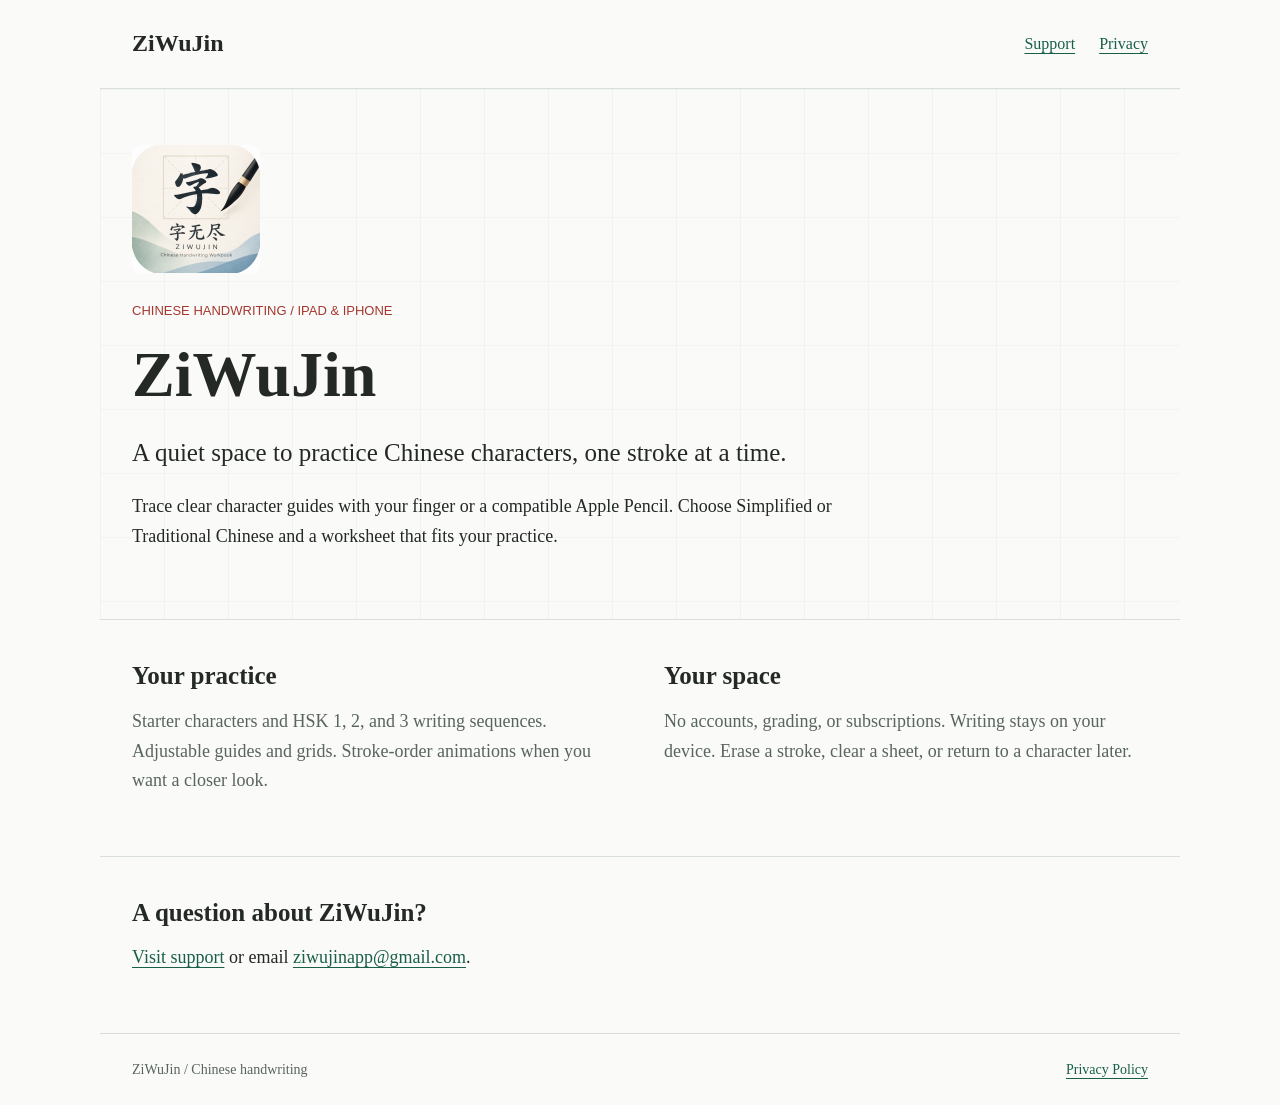
<file: index.html>
<!doctype html>
<html lang="en">
<head>
  <meta charset="utf-8">
  <meta name="viewport" content="width=device-width, initial-scale=1">
  <meta name="description" content="ZiWuJin, a Chinese handwriting workbook for iPad and iPhone. Product information, support, and privacy.">
  <title>ZiWuJin | Chinese Handwriting</title>
  <link rel="stylesheet" href="style.css">
  <link rel="icon" href="app-icon.png">
</head>
<body>
  <header><a class="brand" href="index.html">ZiWuJin</a><nav aria-label="Main"><a href="support.html">Support</a><a href="privacy.html">Privacy</a></nav></header>
  <main>
    <section class="intro">
      <img class="app-icon" src="app-icon.png" width="160" height="160" alt="ZiWuJin app icon">
      <p class="eyebrow">Chinese handwriting / iPad &amp; iPhone</p>
      <h1>ZiWuJin</h1>
      <p class="lead">A quiet space to practice Chinese characters, one stroke at a time.</p>
      <p>Trace clear character guides with your finger or a compatible Apple Pencil. Choose Simplified or Traditional Chinese and a worksheet that fits your practice.</p>
    </section>
    <section class="details" aria-label="The workbook">
      <div><h2>Your practice</h2><p>Starter characters and HSK 1, 2, and 3 writing sequences. Adjustable guides and grids. Stroke-order animations when you want a closer look.</p></div>
      <div><h2>Your space</h2><p>No accounts, grading, or subscriptions. Writing stays on your device. Erase a stroke, clear a sheet, or return to a character later.</p></div>
    </section>
    <section class="contact"><h2>A question about ZiWuJin?</h2><p><a href="support.html">Visit support</a> or email <a href="mailto:ziwujinapp@gmail.com">ziwujinapp@gmail.com</a>.</p></section>
  </main>
  <footer><span>ZiWuJin / Chinese handwriting</span><a href="privacy.html">Privacy Policy</a></footer>
</body>
</html>
</file>
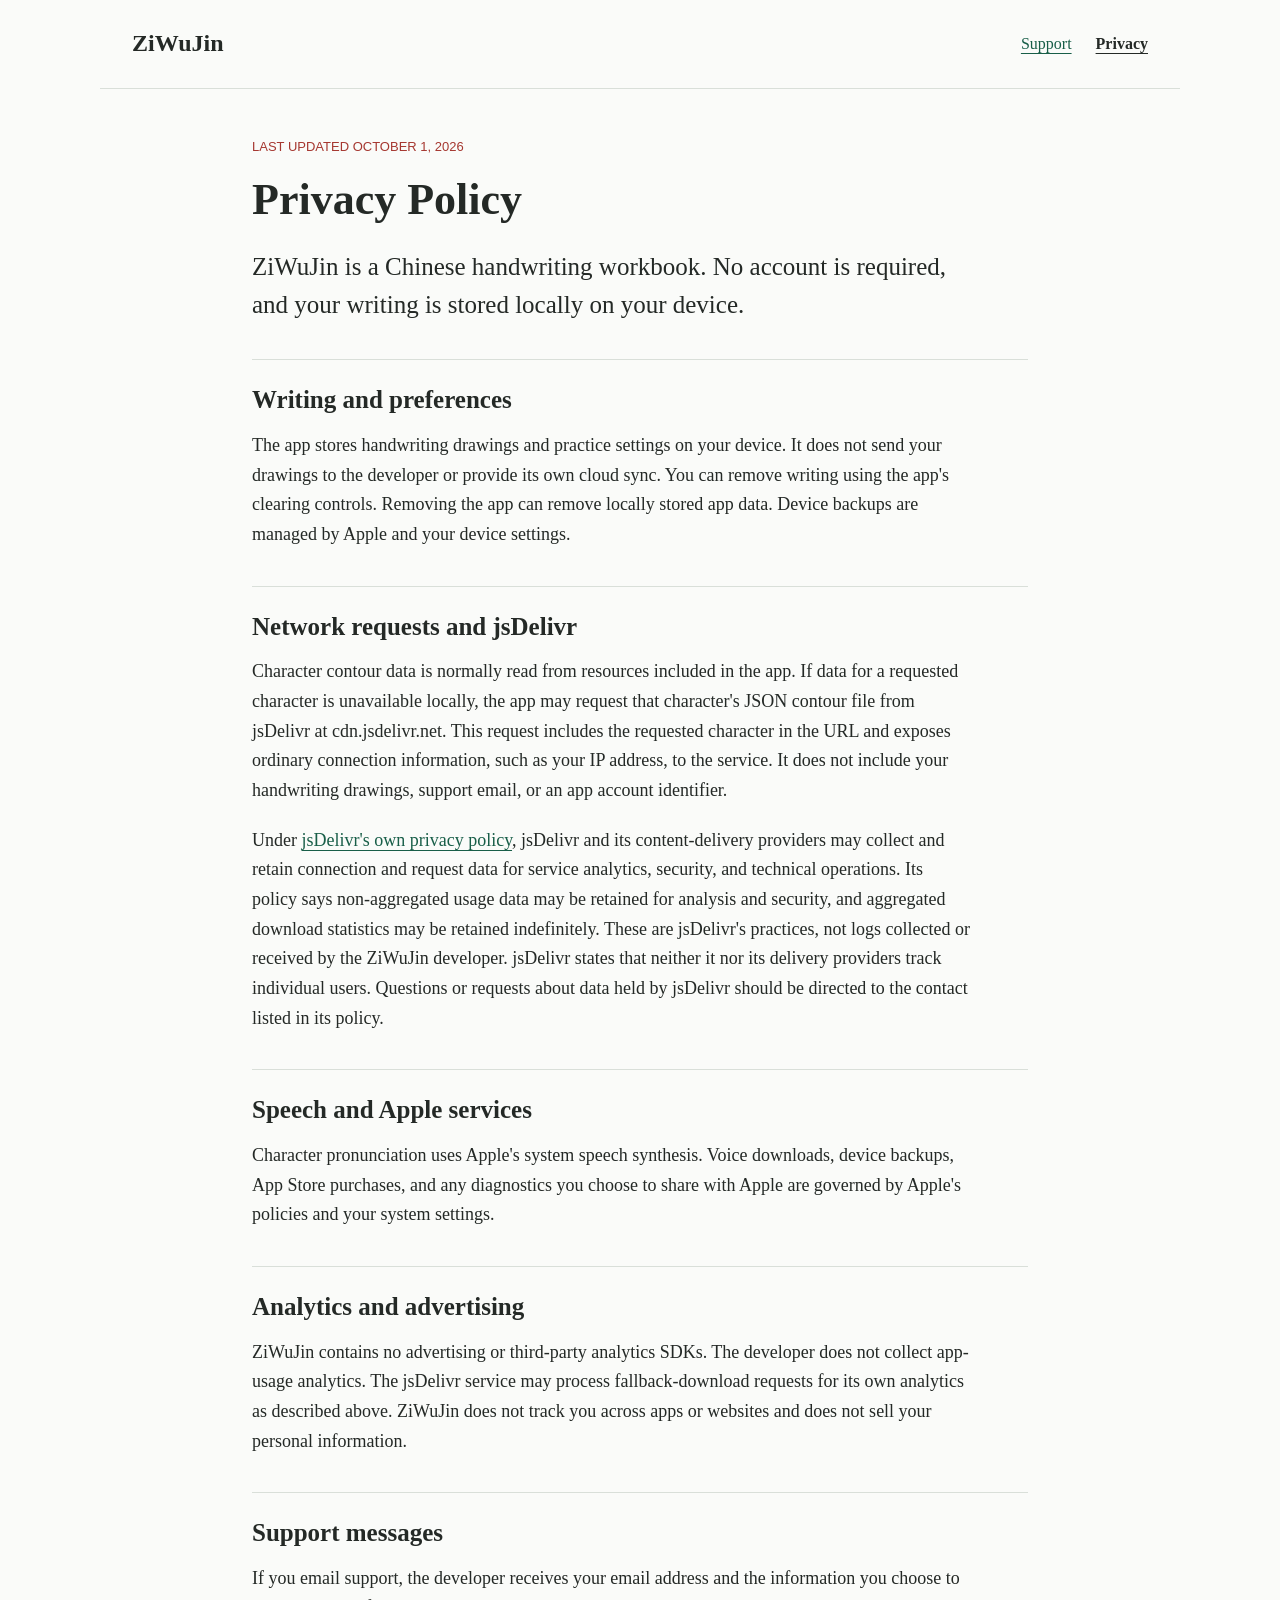
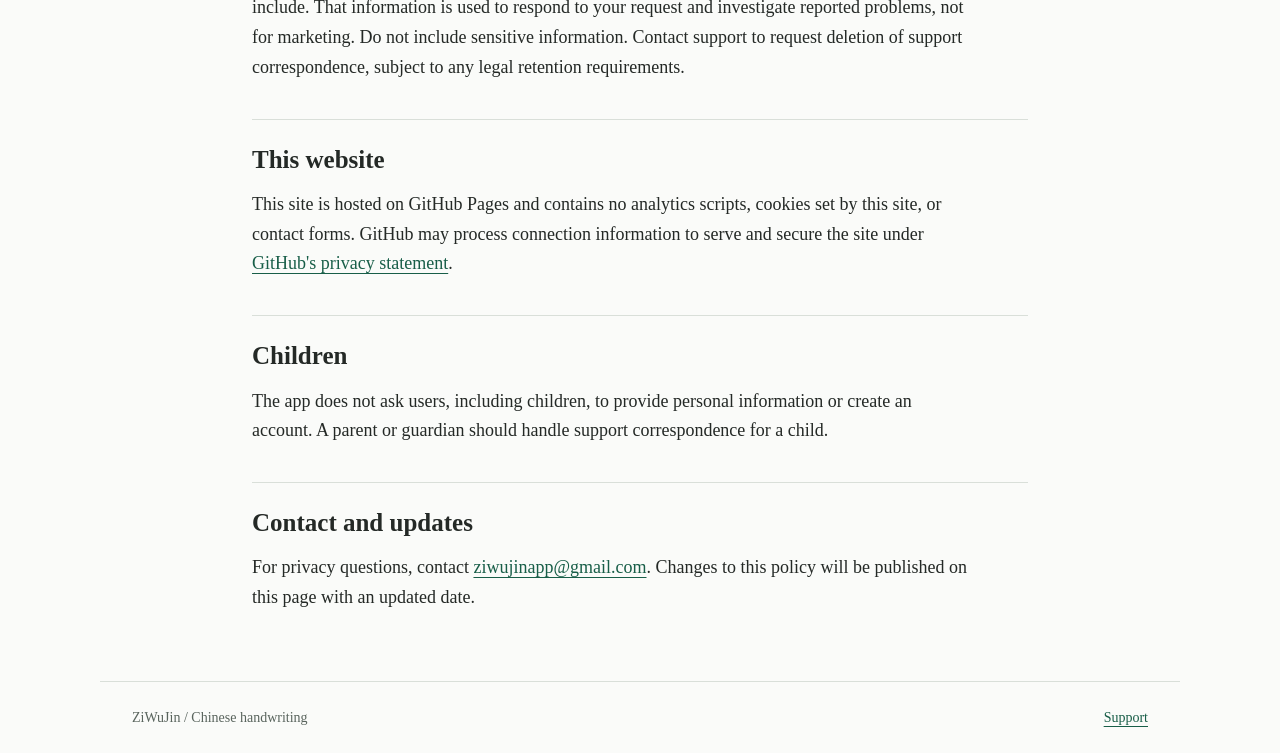
<file: privacy.html>
<!doctype html>
<html lang="en">
<head>
  <meta charset="utf-8">
  <meta name="viewport" content="width=device-width, initial-scale=1">
  <meta name="description" content="ZiWuJin privacy policy: local writing storage, network requests, and support contact information.">
  <title>Privacy Policy | ZiWuJin</title>
  <link rel="stylesheet" href="style.css">
  <link rel="icon" href="app-icon.png">
</head>
<body>
  <header><a class="brand" href="index.html">ZiWuJin</a><nav aria-label="Main"><a href="support.html">Support</a><a aria-current="page" href="privacy.html">Privacy</a></nav></header>
  <main class="document">
    <p class="eyebrow">Last updated October 1, 2026</p><h1>Privacy Policy</h1>
    <p class="lead">ZiWuJin is a Chinese handwriting workbook. No account is required, and your writing is stored locally on your device.</p>
    <section><h2>Writing and preferences</h2><p>The app stores handwriting drawings and practice settings on your device. It does not send your drawings to the developer or provide its own cloud sync. You can remove writing using the app's clearing controls. Removing the app can remove locally stored app data. Device backups are managed by Apple and your device settings.</p></section>
    <section><h2>Network requests and jsDelivr</h2><p>Character contour data is normally read from resources included in the app. If data for a requested character is unavailable locally, the app may request that character's JSON contour file from jsDelivr at cdn.jsdelivr.net. This request includes the requested character in the URL and exposes ordinary connection information, such as your IP address, to the service. It does not include your handwriting drawings, support email, or an app account identifier.</p><p>Under <a href="https://www.jsdelivr.com/terms/privacy-policy-jsdelivr-net">jsDelivr's own privacy policy</a>, jsDelivr and its content-delivery providers may collect and retain connection and request data for service analytics, security, and technical operations. Its policy says non-aggregated usage data may be retained for analysis and security, and aggregated download statistics may be retained indefinitely. These are jsDelivr's practices, not logs collected or received by the ZiWuJin developer. jsDelivr states that neither it nor its delivery providers track individual users. Questions or requests about data held by jsDelivr should be directed to the contact listed in its policy.</p></section>
    <section><h2>Speech and Apple services</h2><p>Character pronunciation uses Apple's system speech synthesis. Voice downloads, device backups, App Store purchases, and any diagnostics you choose to share with Apple are governed by Apple's policies and your system settings.</p></section>
    <section><h2>Analytics and advertising</h2><p>ZiWuJin contains no advertising or third-party analytics SDKs. The developer does not collect app-usage analytics. The jsDelivr service may process fallback-download requests for its own analytics as described above. ZiWuJin does not track you across apps or websites and does not sell your personal information.</p></section>
    <section><h2>Support messages</h2><p>If you email support, the developer receives your email address and the information you choose to include. That information is used to respond to your request and investigate reported problems, not for marketing. Do not include sensitive information. Contact support to request deletion of support correspondence, subject to any legal retention requirements.</p></section>
    <section><h2>This website</h2><p>This site is hosted on GitHub Pages and contains no analytics scripts, cookies set by this site, or contact forms. GitHub may process connection information to serve and secure the site under <a href="https://docs.github.com/en/site-policy/privacy-policies/github-general-privacy-statement">GitHub's privacy statement</a>.</p></section>
    <section><h2>Children</h2><p>The app does not ask users, including children, to provide personal information or create an account. A parent or guardian should handle support correspondence for a child.</p></section>
    <section><h2>Contact and updates</h2><p>For privacy questions, contact <a href="mailto:ziwujinapp@gmail.com">ziwujinapp@gmail.com</a>. Changes to this policy will be published on this page with an updated date.</p></section>
  </main>
  <footer><span>ZiWuJin / Chinese handwriting</span><a href="support.html">Support</a></footer>
</body>
</html>
</file>
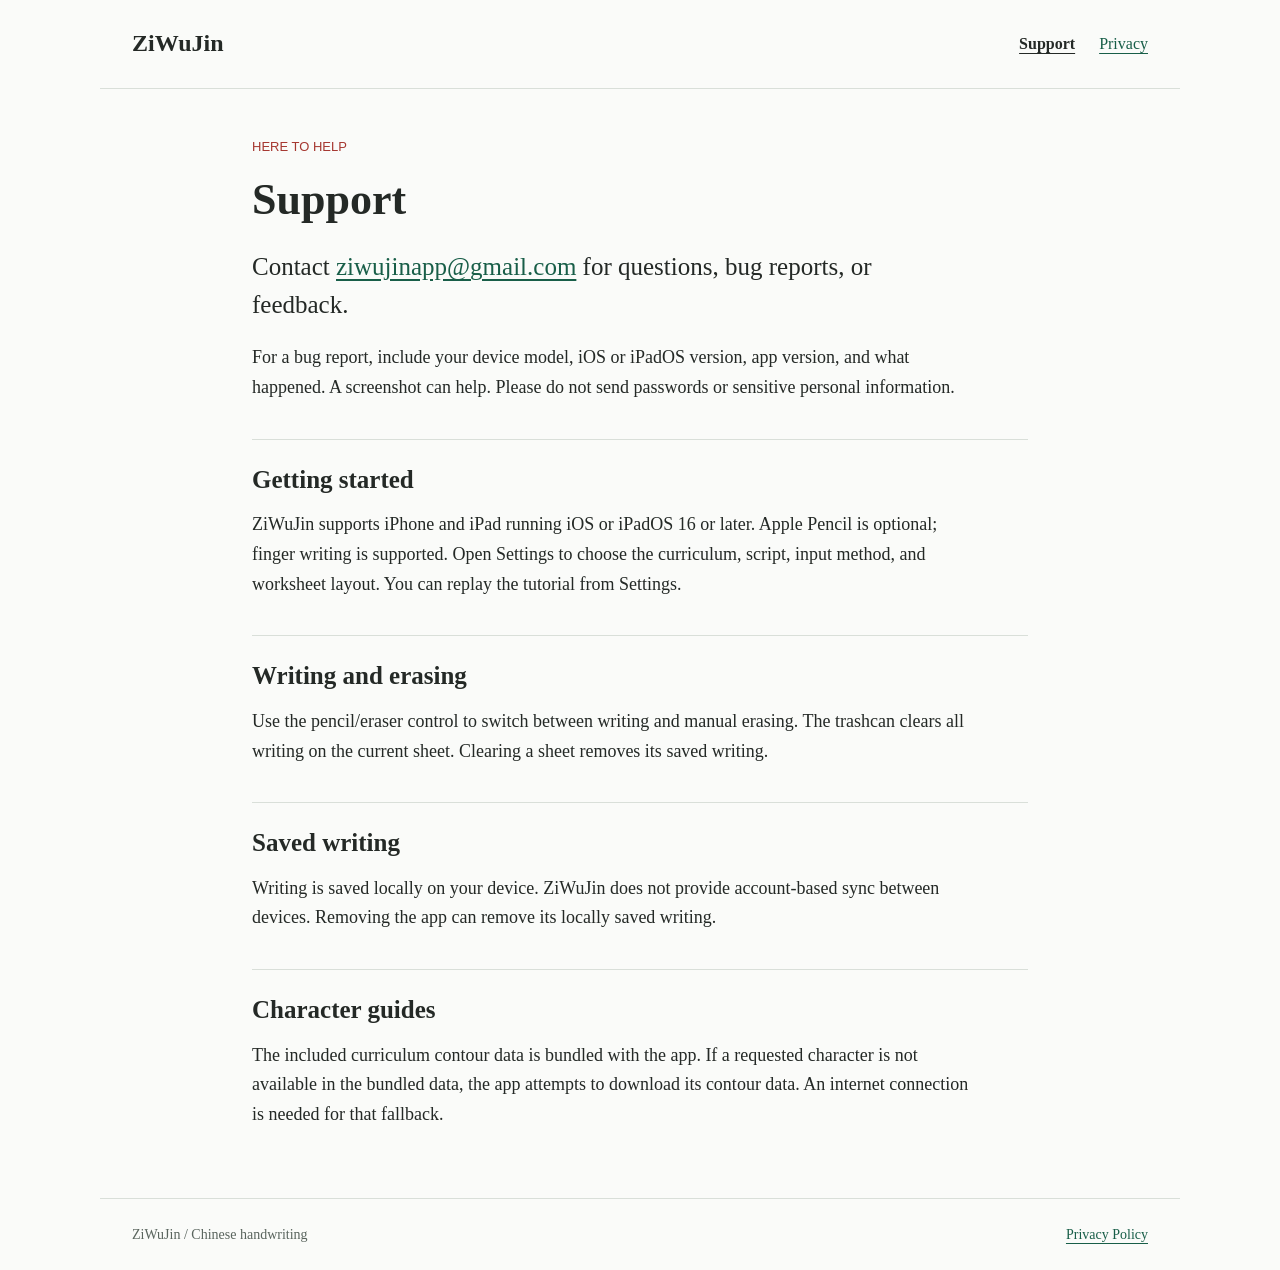
<file: support.html>
<!doctype html>
<html lang="en">
<head>
  <meta charset="utf-8">
  <meta name="viewport" content="width=device-width, initial-scale=1">
  <meta name="description" content="Get help with ZiWuJin, the Chinese handwriting workbook for iPad and iPhone.">
  <title>Support | ZiWuJin</title>
  <link rel="stylesheet" href="style.css">
  <link rel="icon" href="app-icon.png">
</head>
<body>
  <header><a class="brand" href="index.html">ZiWuJin</a><nav aria-label="Main"><a aria-current="page" href="support.html">Support</a><a href="privacy.html">Privacy</a></nav></header>
  <main class="document">
    <p class="eyebrow">Here to help</p><h1>Support</h1>
    <p class="lead">Contact <a href="mailto:ziwujinapp@gmail.com">ziwujinapp@gmail.com</a> for questions, bug reports, or feedback.</p>
    <p>For a bug report, include your device model, iOS or iPadOS version, app version, and what happened. A screenshot can help. Please do not send passwords or sensitive personal information.</p>
    <section><h2>Getting started</h2><p>ZiWuJin supports iPhone and iPad running iOS or iPadOS 16 or later. Apple Pencil is optional; finger writing is supported. Open Settings to choose the curriculum, script, input method, and worksheet layout. You can replay the tutorial from Settings.</p></section>
    <section><h2>Writing and erasing</h2><p>Use the pencil/eraser control to switch between writing and manual erasing. The trashcan clears all writing on the current sheet. Clearing a sheet removes its saved writing.</p></section>
    <section><h2>Saved writing</h2><p>Writing is saved locally on your device. ZiWuJin does not provide account-based sync between devices. Removing the app can remove its locally saved writing.</p></section>
    <section><h2>Character guides</h2><p>The included curriculum contour data is bundled with the app. If a requested character is not available in the bundled data, the app attempts to download its contour data. An internet connection is needed for that fallback.</p></section>
  </main>
  <footer><span>ZiWuJin / Chinese handwriting</span><a href="privacy.html">Privacy Policy</a></footer>
</body>
</html>
</file>
<file: style.css>
:root { --ink: #242926; --muted: #59645d; --paper: #fafbf9; --green: #185e48; --red: #a53730; --line: #d9dfd9; }
* { box-sizing: border-box; }
body { margin: 0; color: var(--ink); background: var(--paper); font: 18px/1.65 Georgia, 'Times New Roman', serif; letter-spacing: 0; }
a { color: var(--green); text-underline-offset: 4px; overflow-wrap: anywhere; }
a:hover { color: var(--red); }
a:focus-visible { outline: 3px solid var(--red); outline-offset: 5px; }
header, footer { max-width: 1080px; margin: auto; padding: 24px 32px; display: flex; align-items: center; justify-content: space-between; gap: 24px; }
header { border-bottom: 1px solid var(--line); }
.brand { font-size: 24px; font-weight: bold; text-decoration: none; color: var(--ink); }
nav { display: flex; gap: 24px; font-size: 16px; }
nav [aria-current] { color: var(--ink); font-weight: bold; }
main { max-width: 1080px; margin: auto; }
.intro { padding: 56px 32px 48px; background-image: linear-gradient(#d9dfd944 1px, transparent 1px), linear-gradient(90deg, #d9dfd944 1px, transparent 1px); background-size: 64px 64px; }
.app-icon { display: block; width: 128px; height: 128px; border-radius: 8px; margin-bottom: 28px; }
.eyebrow { color: var(--red); font: 13px/1.5 'Trebuchet MS', sans-serif; text-transform: uppercase; letter-spacing: 0; }
h1 { font-size: 64px; line-height: 1.1; margin: 12px 0 24px; overflow-wrap: anywhere; }
h2 { font-size: 25px; line-height: 1.3; margin: 0 0 14px; }
p { margin: 0 0 20px; max-width: 720px; }
.lead { font-size: 25px; line-height: 1.5; }
.details { display: grid; grid-template-columns: 1fr 1fr; gap: 48px; padding: 40px 32px; border-top: 1px solid var(--line); border-bottom: 1px solid var(--line); }
.details p { color: var(--muted); }
.contact { padding: 40px 32px; }
.document { max-width: 840px; padding: 48px 32px; }
.document h1 { font-size: 44px; }
.document section { margin-top: 36px; padding-top: 24px; border-top: 1px solid var(--line); }
footer { border-top: 1px solid var(--line); color: var(--muted); font-size: 14px; }
@media (max-width: 600px) {
  header, footer { padding: 20px; gap: 16px; flex-wrap: wrap; }
  nav { gap: 16px; }
  .intro, .document { padding: 36px 20px; }
  h1 { font-size: 48px; }
  .document h1 { font-size: 36px; }
  .lead { font-size: 22px; }
  .details { grid-template-columns: 1fr; padding: 28px 20px; gap: 20px; }
  .contact { padding: 32px 20px; }
}
</file>
